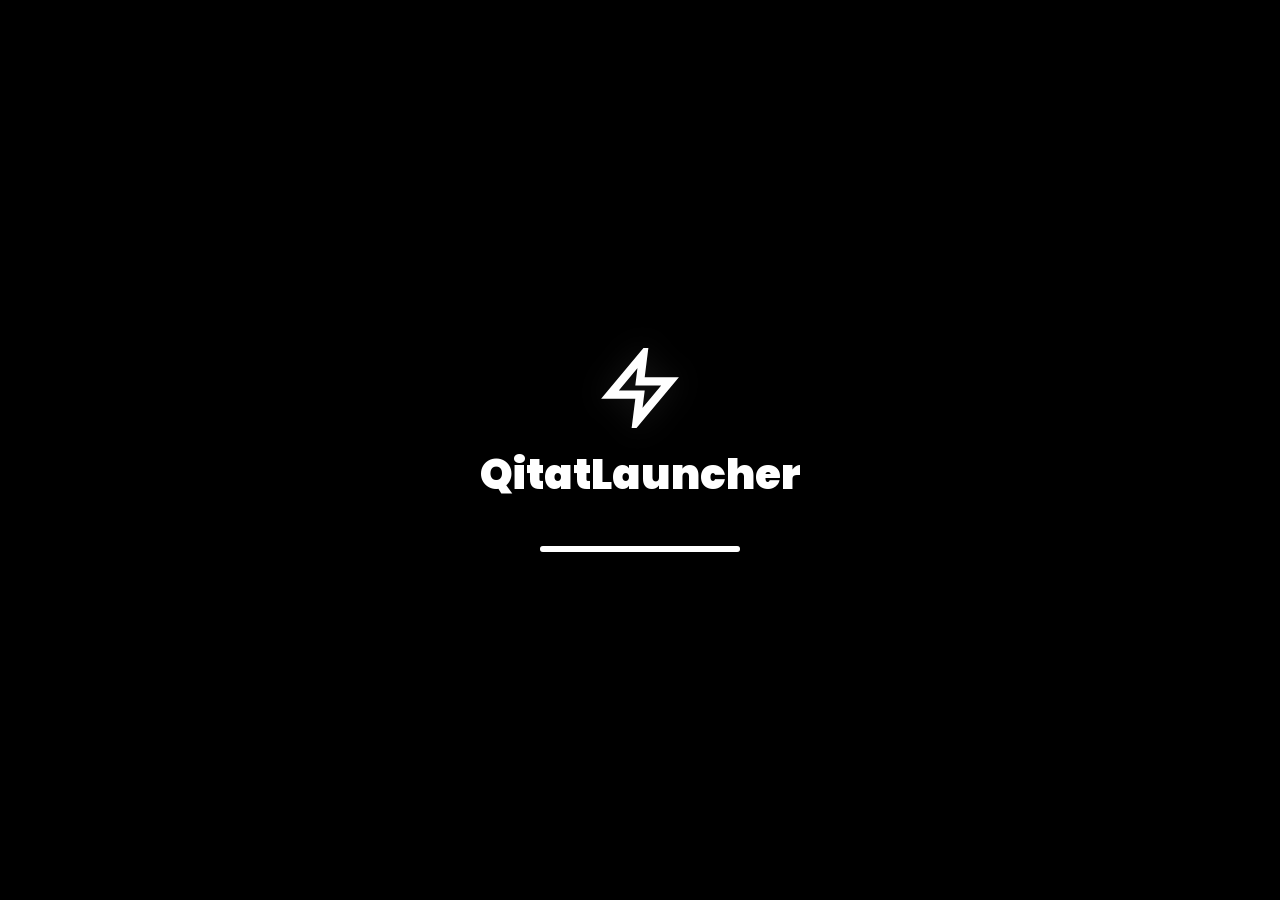
<file: index.html>
<!DOCTYPE html>
<html lang="es">
<head>
    <meta charset="UTF-8">
    <meta name="viewport" content="width=device-width, initial-scale=1.0">
    <title>QitatLauncher | Inicio</title>
    <link href="https://fonts.googleapis.com/css2?family=Poppins:wght@400;500;600;700;800;900&display=swap" rel="stylesheet">
    <link rel="stylesheet" href="style.css">
</head>
<body class="theme-oled">
    
    <div class="topography-bg"></div>

    <div id="intro-splash" class="intro-splash">
        <div class="splash-content">
            <svg viewBox="0 0 24 24" fill="none" stroke="currentColor" stroke-width="2.5"><polygon points="13 2 3 14 12 14 11 22 21 10 12 10 13 2"></polygon></svg>
            <h1>QitatLauncher</h1>
            <div class="splash-loader-bar"><div class="splash-loader-fill"></div></div>
        </div>
    </div>

    <header class="web-header">
        <a href="index.html" class="logo-container">
            <svg viewBox="0 0 24 24" fill="none" stroke="currentColor" stroke-width="2.5" width="28"><polygon points="13 2 3 14 12 14 11 22 21 10 12 10 13 2"></polygon></svg>
            <span class="logo-text">QitatLauncher</span>
        </a>
        <nav class="nav-links">
            <a href="index.html" class="active">Inicio</a>
            <a href="descargas.html">Descargas</a>
            <a href="documentacion.html">Documentación</a>
            <button class="theme-btn" id="theme-btn" title="Alternar Tema"><svg width="18" height="18" viewBox="0 0 24 24" fill="none" stroke="currentColor" stroke-width="2.5"><path d="M21 12.79A9 9 0 1 1 11.21 3 7 7 0 0 0 21 12.79z"></path></svg></button>
        </nav>
    </header>

    <main>
        <section id="inicio-section">
            <h1 class="hero-title">El entorno definitivo<br>para Minecraft.</h1>
            <p class="hero-desc">Gestión de modpacks inteligente, visor 3D sincronizado con Mojang y optimización absoluta. Juega Offline o Premium sin complicaciones.</p>
            <div class="hero-actions">
                <a href="descargas.html" class="primary-btn">Ir a Descargas</a>
                <a href="documentacion.html" class="secondary-btn">Ver Documentación</a>
            </div>
        </section>
    </main>

    <script>
        // --- 1. LÓGICA DE LA INTRO (Una sola vez por sesión) ---
        const splash = document.getElementById('intro-splash');
        if (splash) {
            // Nota de dev: Si quieres ver la intro siempre mientras editas, pon: if (false && !sessionStorage...)
            if (!sessionStorage.getItem('introReproducida')) {
                window.addEventListener('load', () => {
                    setTimeout(() => {
                        splash.style.opacity = '0'; 
                        splash.style.transform = 'scale(1.1)';
                        setTimeout(() => {
                            splash.remove();
                            sessionStorage.setItem('introReproducida', 'true');
                        }, 600);
                    }, 2500);
                });
            } else {
                splash.style.display = 'none';
                splash.remove();
            }
        }

        // --- 2. LÓGICA DEL TEMA OSCURO/CLARO ---
        const themeBtn = document.getElementById('theme-btn');
        let savedTheme = localStorage.getItem('web-theme');
        if (savedTheme === 'light') document.body.classList.remove('theme-oled');

        themeBtn.addEventListener('click', () => {
            if (document.body.classList.contains('theme-oled')) {
                document.body.classList.remove('theme-oled'); 
                localStorage.setItem('web-theme', 'light');
            } else {
                document.body.classList.add('theme-oled'); 
                localStorage.setItem('web-theme', 'oled');
            }
        });

        // --- 3. SISTEMA DE ANIMACIONES (Scroll y Entrada) ---
        document.addEventListener("DOMContentLoaded", () => {
            const heroTitle = document.querySelector('.hero-title');
            const heroDesc = document.querySelector('.hero-desc');
            const heroActions = document.querySelector('.hero-actions');
            
            if(heroTitle) heroTitle.classList.add('fade-in-up', 'delay-1');
            if(heroDesc) heroDesc.classList.add('fade-in-up', 'delay-2');
            if(heroActions) heroActions.classList.add('fade-in-up', 'delay-3');

            const elementsToAnimate = document.querySelectorAll('.glass-card, .step-box, .doc-item');
            elementsToAnimate.forEach(el => el.classList.add('reveal'));

            const observer = new IntersectionObserver((entries) => {
                entries.forEach(entry => {
                    if (entry.isIntersecting) {
                        entry.target.classList.add('active');
                        observer.unobserve(entry.target);
                    }
                });
            }, { threshold: 0.1, rootMargin: "0px 0px -50px 0px" });

            elementsToAnimate.forEach(el => observer.observe(el));
        });
    </script>
</body>
</html>
</file>
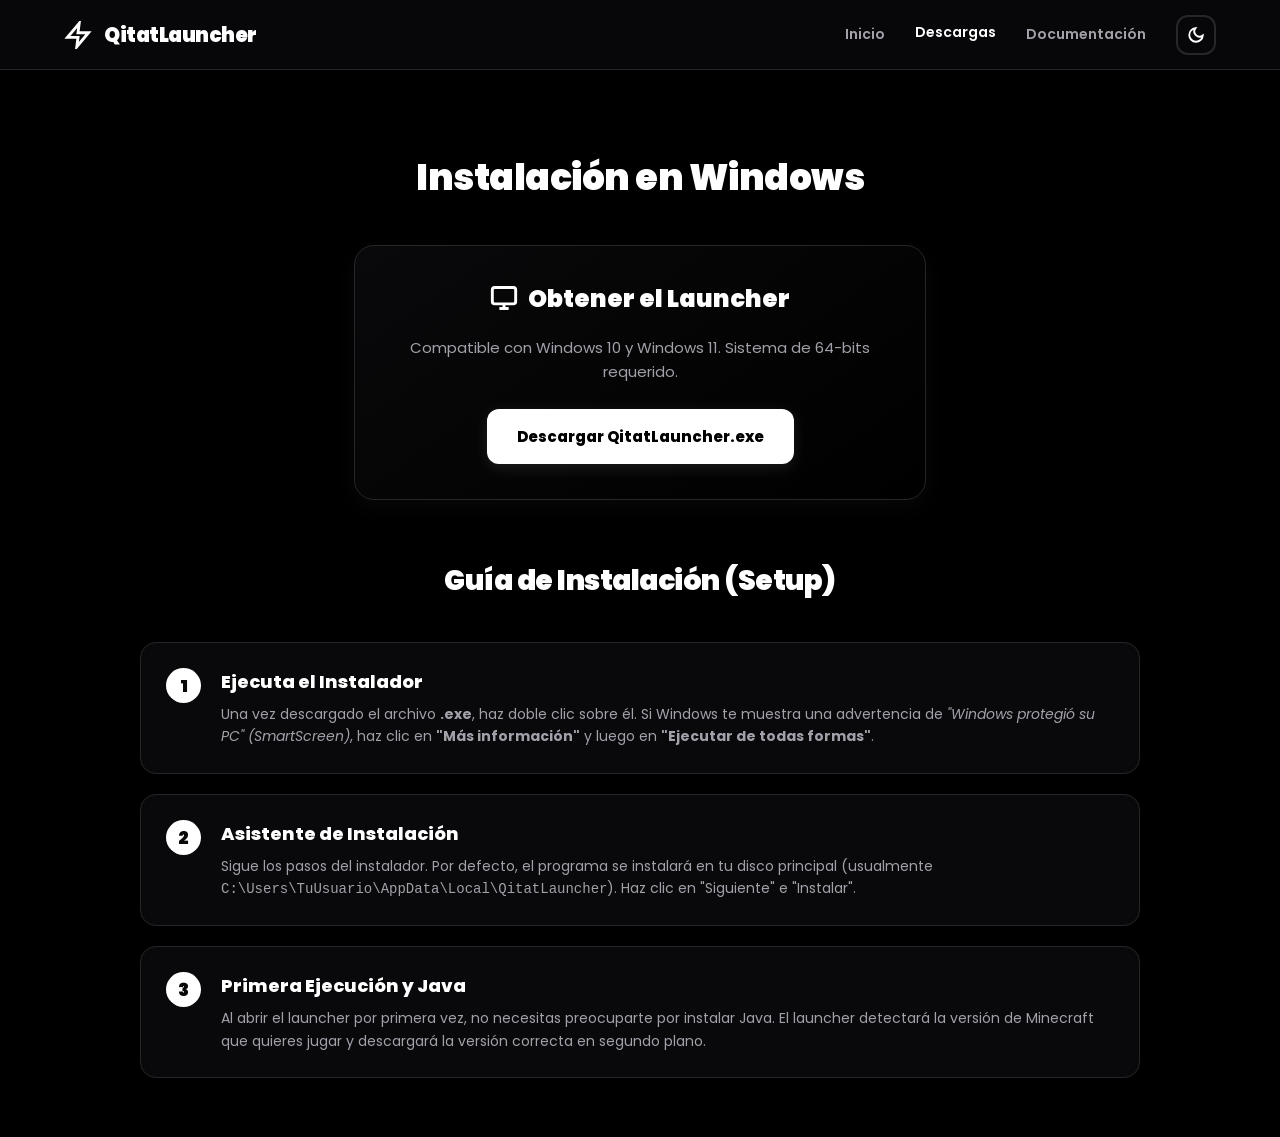
<file: descargas.html>
<!DOCTYPE html>
<html lang="es">
<head>
    <meta charset="UTF-8">
    <meta name="viewport" content="width=device-width, initial-scale=1.0">
    <title>Descargas | QitatLauncher</title>
    <link href="https://fonts.googleapis.com/css2?family=Poppins:wght@400;500;600;700;800;900&display=swap" rel="stylesheet">
    <link rel="stylesheet" href="style.css">
</head>
<body class="theme-oled">

    <header class="web-header">
        <a href="index.html" class="logo-container">
            <svg viewBox="0 0 24 24" fill="none" stroke="currentColor" stroke-width="2.5" width="28"><polygon points="13 2 3 14 12 14 11 22 21 10 12 10 13 2"></polygon></svg>
            <span class="logo-text">QitatLauncher</span>
        </a>
        <nav class="nav-links">
            <a href="index.html">Inicio</a>
            <a href="descargas.html" class="active">Descargas</a>
            <a href="documentacion.html">Documentación</a>
            <button class="theme-btn" id="theme-btn"><svg width="18" height="18" viewBox="0 0 24 24" fill="none" stroke="currentColor" stroke-width="2.5"><path d="M21 12.79A9 9 0 1 1 11.21 3 7 7 0 0 0 21 12.79z"></path></svg></button>
        </nav>
    </header>

    <main>
        <section>
            <h1 class="section-title">Instalación en Windows</h1>
            
            <div style="display: flex; justify-content: center; margin-bottom: 60px;">
                <div class="glass-card reveal" style="max-width: 500px; width: 100%;">
                    <h3 style="justify-content: center;">
                        <svg viewBox="0 0 24 24" fill="none" stroke="currentColor" stroke-width="2.5" width="28"><rect x="2" y="3" width="20" height="14" rx="2" ry="2"></rect><line x1="8" y1="21" x2="16" y2="21"></line><line x1="12" y1="17" x2="12" y2="21"></line></svg> 
                        Obtener el Launcher
                    </h3>
                    <p style="text-align: center;">Compatible con Windows 10 y Windows 11. Sistema de 64-bits requerido.</p>
                    <div style="display: flex; justify-content: center; margin-top: 25px;">
                        <a href="https://github.com/bwnjuu/QitatLauncher/releases/download/1.2.0/QitatLauncher.Setup.1.2.0.exe" class="primary-btn">Descargar QitatLauncher.exe</a>
                    </div>
                </div>
            </div>

            <h2 class="section-title reveal" style="font-size: 28px;">Guía de Instalación (Setup)</h2>
            <div class="steps-container">
                <div class="step-box reveal">
                    <div class="step-number">1</div>
                    <div class="step-content">
                        <h4>Ejecuta el Instalador</h4>
                        <p>Una vez descargado el archivo <strong>.exe</strong>, haz doble clic sobre él. Si Windows te muestra una advertencia de <em>"Windows protegió su PC" (SmartScreen)</em>, haz clic en <strong>"Más información"</strong> y luego en <strong>"Ejecutar de todas formas"</strong>.</p>
                    </div>
                </div>

                <div class="step-box reveal">
                    <div class="step-number">2</div>
                    <div class="step-content">
                        <h4>Asistente de Instalación</h4>
                        <p>Sigue los pasos del instalador. Por defecto, el programa se instalará en tu disco principal (usualmente <code>C:\Users\TuUsuario\AppData\Local\QitatLauncher</code>). Haz clic en "Siguiente" e "Instalar".</p>
                    </div>
                </div>

                <div class="step-box reveal">
                    <div class="step-number">3</div>
                    <div class="step-content">
                        <h4>Primera Ejecución y Java</h4>
                        <p>Al abrir el launcher por primera vez, no necesitas preocuparte por instalar Java. El launcher detectará la versión de Minecraft que quieres jugar y descargará la versión correcta en segundo plano.</p>
                    </div>
                </div>
            </div>
        </section>
    </main>

    <script>
        // --- LÓGICA DEL TEMA ---
        const themeBtn = document.getElementById('theme-btn');
        let savedTheme = localStorage.getItem('web-theme');
        if (savedTheme === 'light') document.body.classList.remove('theme-oled');
        themeBtn.addEventListener('click', () => {
            if (document.body.classList.contains('theme-oled')) {
                document.body.classList.remove('theme-oled'); localStorage.setItem('web-theme', 'light');
            } else {
                document.body.classList.add('theme-oled'); localStorage.setItem('web-theme', 'oled');
            }
        });

        // --- SISTEMA DE ANIMACIONES ---
        document.addEventListener("DOMContentLoaded", () => {
            const sectionTitles = document.querySelectorAll('.section-title');
            if(sectionTitles.length > 0) sectionTitles[0].classList.add('fade-in-up', 'delay-1');

            const elementsToAnimate = document.querySelectorAll('.glass-card, .step-box, .section-title:not(:first-child)');
            elementsToAnimate.forEach(el => el.classList.add('reveal'));

            const observer = new IntersectionObserver((entries) => {
                entries.forEach(entry => {
                    if (entry.isIntersecting) {
                        entry.target.classList.add('active');
                        observer.unobserve(entry.target);
                    }
                });
            }, { threshold: 0.1, rootMargin: "0px 0px -30px 0px" });

            elementsToAnimate.forEach(el => observer.observe(el));
        });
    </script>
</body>
</html>
</file>
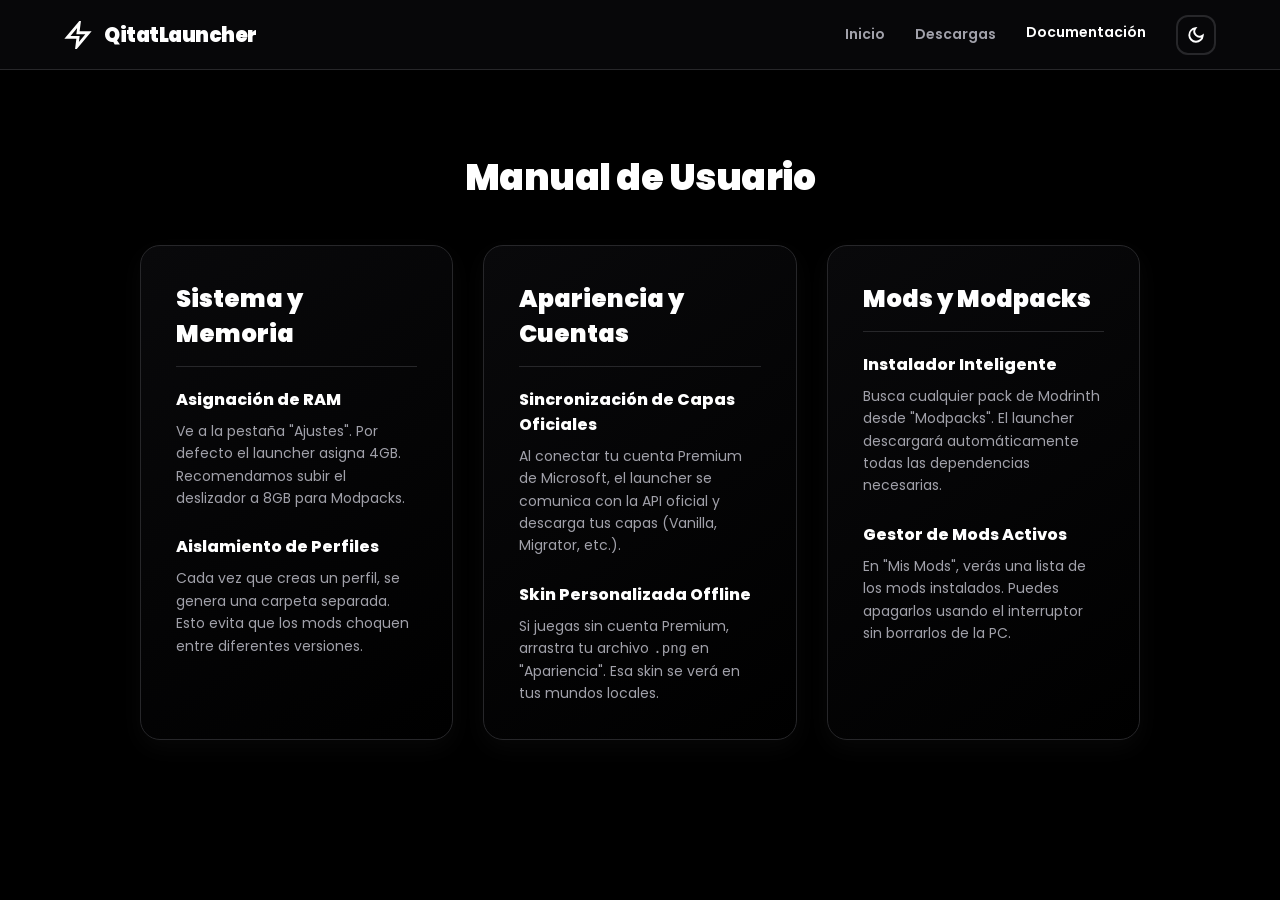
<file: documentacion.html>
<!DOCTYPE html>
<html lang="es">
<head>
    <meta charset="UTF-8">
    <meta name="viewport" content="width=device-width, initial-scale=1.0">
    <title>Documentación | QitatLauncher</title>
    <link href="https://fonts.googleapis.com/css2?family=Poppins:wght@400;500;600;700;800;900&display=swap" rel="stylesheet">
    <link rel="stylesheet" href="style.css">
</head>
<body class="theme-oled">

    <header class="web-header">
        <a href="index.html" class="logo-container">
            <svg viewBox="0 0 24 24" fill="none" stroke="currentColor" stroke-width="2.5" width="28"><polygon points="13 2 3 14 12 14 11 22 21 10 12 10 13 2"></polygon></svg>
            <span class="logo-text">QitatLauncher</span>
        </a>
        <nav class="nav-links">
            <a href="index.html">Inicio</a>
            <a href="descargas.html">Descargas</a>
            <a href="documentacion.html" class="active">Documentación</a>
            <button class="theme-btn" id="theme-btn"><svg width="18" height="18" viewBox="0 0 24 24" fill="none" stroke="currentColor" stroke-width="2.5"><path d="M21 12.79A9 9 0 1 1 11.21 3 7 7 0 0 0 21 12.79z"></path></svg></button>
        </nav>
    </header>

    <main>
        <section>
            <h1 class="section-title">Manual de Usuario</h1>
            
            <div class="doc-grid">
                <div class="glass-card reveal">
                    <h3 style="border-bottom: 1px solid var(--border-color); padding-bottom: 15px;">Sistema y Memoria</h3>
                    <div class="doc-item">
                        <h4>Asignación de RAM</h4>
                        <p>Ve a la pestaña "Ajustes". Por defecto el launcher asigna 4GB. Recomendamos subir el deslizador a 8GB para Modpacks.</p>
                    </div>
                    <div class="doc-item">
                        <h4>Aislamiento de Perfiles</h4>
                        <p>Cada vez que creas un perfil, se genera una carpeta separada. Esto evita que los mods choquen entre diferentes versiones.</p>
                    </div>
                </div>

                <div class="glass-card reveal">
                    <h3 style="border-bottom: 1px solid var(--border-color); padding-bottom: 15px;">Apariencia y Cuentas</h3>
                    <div class="doc-item">
                        <h4>Sincronización de Capas Oficiales</h4>
                        <p>Al conectar tu cuenta Premium de Microsoft, el launcher se comunica con la API oficial y descarga tus capas (Vanilla, Migrator, etc.).</p>
                    </div>
                    <div class="doc-item">
                        <h4>Skin Personalizada Offline</h4>
                        <p>Si juegas sin cuenta Premium, arrastra tu archivo <code>.png</code> en "Apariencia". Esa skin se verá en tus mundos locales.</p>
                    </div>
                </div>

                <div class="glass-card reveal">
                    <h3 style="border-bottom: 1px solid var(--border-color); padding-bottom: 15px;">Mods y Modpacks</h3>
                    <div class="doc-item">
                        <h4>Instalador Inteligente</h4>
                        <p>Busca cualquier pack de Modrinth desde "Modpacks". El launcher descargará automáticamente todas las dependencias necesarias.</p>
                    </div>
                    <div class="doc-item">
                        <h4>Gestor de Mods Activos</h4>
                        <p>En "Mis Mods", verás una lista de los mods instalados. Puedes apagarlos usando el interruptor sin borrarlos de la PC.</p>
                    </div>
                </div>
            </div>
        </section>
    </main>

    <script>
        // --- LÓGICA DEL TEMA ---
        const themeBtn = document.getElementById('theme-btn');
        let savedTheme = localStorage.getItem('web-theme');
        if (savedTheme === 'light') document.body.classList.remove('theme-oled');
        themeBtn.addEventListener('click', () => {
            if (document.body.classList.contains('theme-oled')) {
                document.body.classList.remove('theme-oled'); localStorage.setItem('web-theme', 'light');
            } else {
                document.body.classList.add('theme-oled'); localStorage.setItem('web-theme', 'oled');
            }
        });

        // --- SISTEMA DE ANIMACIONES ---
        document.addEventListener("DOMContentLoaded", () => {
            const sectionTitles = document.querySelectorAll('.section-title');
            if(sectionTitles.length > 0) sectionTitles[0].classList.add('fade-in-up', 'delay-1');

            const elementsToAnimate = document.querySelectorAll('.glass-card');
            elementsToAnimate.forEach(el => el.classList.add('reveal'));

            const observer = new IntersectionObserver((entries) => {
                entries.forEach(entry => {
                    if (entry.isIntersecting) {
                        entry.target.classList.add('active');
                        observer.unobserve(entry.target);
                    }
                });
            }, { threshold: 0.1, rootMargin: "0px 0px -30px 0px" });

            elementsToAnimate.forEach(el => observer.observe(el));
        });
    </script>
</body>
</html>
</file>
<file: style.css>
/* =========================================================
   VARIABLES GLOBALES (Tema Claro y Oscuro)
   ========================================================= */
:root {
    --bg-base: #F4F4F5;
    --bg-panel: #FFFFFF;
    --border-color: #E4E4E7;
    --text-main: #000000;
    --text-muted: #71717A;
    --accent: #000000;
    --accent-hover: #27272A;
    --accent-text: #FFFFFF;
    --card-shadow: rgba(0, 0, 0, 0.05);
    --primary-glow: rgba(0, 0, 0, 0.1);
    --topo-color: rgba(0, 0, 0, 0.03);
}

body.theme-oled {
    --bg-base: #000000;
    --bg-panel: #09090B;
    --border-color: #27272A;
    --text-main: #FFFFFF;
    --text-muted: #A1A1AA;
    --accent: #FFFFFF;
    --accent-hover: #E4E4E7;
    --accent-text: #000000;
    --card-shadow: rgba(255, 255, 255, 0.03);
    --primary-glow: rgba(255, 255, 255, 0.1);
    --topo-color: rgba(255, 255, 255, 0.03);
}

/* =========================================================
   RESET Y BASE
   ========================================================= */
html {
    scroll-behavior: smooth;
}

body {
    margin: 0;
    font-family: 'Poppins', sans-serif;
    background-color: var(--bg-base);
    color: var(--text-main);
    transition: background-color 0.4s, color 0.4s;
    overflow-x: hidden;
}

::-webkit-scrollbar { width: 8px; }
::-webkit-scrollbar-track { background: transparent; }
::-webkit-scrollbar-thumb { background: var(--border-color); border-radius: 10px; }
::-webkit-scrollbar-thumb:hover { background: var(--text-muted); }

/* =========================================================
   NAVEGACIÓN (HEADER)
   ========================================================= */
.web-header {
    position: fixed;
    top: 0;
    width: 100%;
    height: 70px;
    background: rgba(var(--bg-panel-rgb), 0.8);
    backdrop-filter: blur(12px);
    -webkit-backdrop-filter: blur(12px);
    border-bottom: 1px solid var(--border-color);
    display: flex;
    justify-content: space-between;
    align-items: center;
    padding: 0 5%;
    box-sizing: border-box;
    z-index: 1000;
    transition: all 0.4s;
}

body.theme-oled .web-header { background: rgba(9, 9, 11, 0.85); }
body:not(.theme-oled) .web-header { background: rgba(255, 255, 255, 0.85); }

.logo-container {
    display: flex;
    align-items: center;
    gap: 12px;
    text-decoration: none;
    color: var(--text-main);
}

.logo-text {
    font-size: 20px;
    font-weight: 900;
    letter-spacing: -0.5px;
}

.nav-links {
    display: flex;
    gap: 30px;
    align-items: center;
}

.nav-links a {
    text-decoration: none;
    color: var(--text-muted);
    font-weight: 600;
    font-size: 14px;
    transition: 0.3s;
}

.nav-links a:hover, .nav-links a.active {
    color: var(--text-main);
    transform: translateY(-2px);
}

.theme-btn {
    background: transparent;
    border: 2px solid var(--border-color);
    color: var(--text-main);
    width: 40px;
    height: 40px;
    border-radius: 12px;
    cursor: pointer;
    display: flex;
    justify-content: center;
    align-items: center;
    transition: 0.3s;
}

.theme-btn:hover {
    background: var(--bg-panel);
    border-color: var(--text-main);
}

/* =========================================================
   DISEÑO GENERAL (BOTONES, TARJETAS, SECCIONES)
   ========================================================= */
section {
    padding: 120px 5% 60px;
    max-width: 1000px;
    margin: 0 auto;
}

.section-title {
    font-size: 36px;
    font-weight: 900;
    margin-bottom: 40px;
    text-align: center;
    letter-spacing: -0.5px;
}

.primary-btn {
    background-color: var(--accent);
    color: var(--accent-text);
    border: none;
    padding: 16px 30px;
    border-radius: 12px;
    font-size: 15px;
    font-weight: 800;
    cursor: pointer;
    transition: 0.3s;
    box-shadow: 0 4px 15px var(--primary-glow);
    text-decoration: none;
    display: inline-flex;
    justify-content: center;
    align-items: center;
    gap: 10px;
}

.primary-btn:hover {
    background-color: var(--accent-hover);
    transform: translateY(-2px);
    box-shadow: 0 8px 20px var(--primary-glow);
}

.secondary-btn {
    background-color: var(--bg-panel);
    color: var(--text-main);
    border: 2px solid var(--border-color);
    padding: 14px 30px;
    border-radius: 12px;
    font-weight: 800;
    cursor: pointer;
    transition: 0.3s;
    text-decoration: none;
    display: inline-flex;
    justify-content: center;
    align-items: center;
}

.secondary-btn:hover {
    border-color: var(--text-main);
    transform: translateY(-2px);
}

.glass-card {
    background: linear-gradient(145deg, var(--bg-panel) 0%, var(--bg-base) 100%);
    border: 1px solid var(--border-color);
    border-radius: 20px;
    padding: 35px;
    box-shadow: 0 8px 25px var(--card-shadow);
    transition: all 0.3s;
}

.glass-card h3 {
    margin: 0 0 20px 0;
    font-size: 24px;
    font-weight: 900;
    display: flex;
    align-items: center;
    gap: 10px;
    color: var(--text-main);
}

.glass-card p {
    color: var(--text-muted);
    font-size: 15px;
    line-height: 1.6;
}

/* =========================================================
   PÁGINA: INICIO
   ========================================================= */
#inicio-section {
    min-height: 80vh;
    display: flex;
    flex-direction: column;
    justify-content: center;
    align-items: center;
    text-align: center;
    max-width: 1200px;
}

.hero-title {
    font-size: clamp(40px, 6vw, 70px);
    font-weight: 900;
    line-height: 1.1;
    margin-bottom: 20px;
    letter-spacing: -2px;
}

.hero-desc {
    font-size: 18px;
    color: var(--text-muted);
    font-weight: 500;
    max-width: 600px;
    margin-bottom: 40px;
}

.hero-actions {
    display: flex;
    gap: 20px;
    flex-wrap: wrap;
    justify-content: center;
}

/* Fondo de Topografía */
.topography-bg {
    position: fixed;
    top: -50%; left: -50%; width: 200%; height: 200%; z-index: -1;
    background: repeating-radial-gradient(circle at center, transparent 0, transparent 30px, var(--topo-color) 31px, transparent 32px),
                repeating-radial-gradient(circle at top left, transparent 0, transparent 60px, var(--topo-color) 61px, transparent 62px);
    background-size: 120vw 120vh;
    animation: moveTopo 60s linear infinite alternate;
    opacity: 0.6;
}

@keyframes moveTopo {
    0% { transform: translate(0, 0) scale(1); }
    100% { transform: translate(5%, 5%) scale(1.1); }
}

/* Pantalla de Carga (Splash) */
.intro-splash {
    position: fixed;
    inset: 0;
    z-index: 9999999;
    background: var(--bg-base);
    display: flex;
    flex-direction: column;
    justify-content: center;
    align-items: center;
    transition: opacity 0.6s, transform 0.6s;
}

.splash-content {
    animation: pulseGlow 2s infinite alternate;
    text-align: center;
    display: flex;
    flex-direction: column;
    align-items: center;
    gap: 15px;
}

.splash-content svg {
    width: 80px; height: 80px;
    color: var(--text-main);
    filter: drop-shadow(0 0 15px var(--primary-glow));
}

.splash-content h1 { font-size: 42px; font-weight: 900; margin: 0; }
.splash-loader-bar { width: 200px; height: 6px; background: var(--border-color); border-radius: 5px; margin-top: 25px; overflow: hidden; }
.splash-loader-fill { width: 0%; height: 100%; background: var(--text-main); animation: loadBar 2.2s forwards; box-shadow: 0 0 10px var(--text-main); }

@keyframes loadBar { 0% { width: 0%; } 100% { width: 100%; } }
@keyframes pulseGlow { from { transform: scale(1); } to { transform: scale(1.05); } }

/* =========================================================
   PÁGINA: DESCARGAS Y DOCUMENTACIÓN
   ========================================================= */
.steps-container { display: flex; flex-direction: column; gap: 20px; }
.step-box { background: var(--bg-panel); border: 1px solid var(--border-color); border-radius: 16px; padding: 25px; display: flex; gap: 20px; align-items: flex-start; }
.step-number { background: var(--text-main); color: var(--bg-panel); width: 35px; height: 35px; border-radius: 50%; display: flex; align-items: center; justify-content: center; font-weight: 900; font-size: 18px; flex-shrink: 0; }
.step-content h4 { margin: 0 0 8px 0; font-size: 18px; font-weight: 800; }
.step-content p { margin: 0; color: var(--text-muted); font-size: 14px; line-height: 1.6; }

.doc-grid { display: grid; grid-template-columns: repeat(auto-fit, minmax(300px, 1fr)); gap: 30px; }
.doc-item { margin-bottom: 25px; }
.doc-item:last-child { margin-bottom: 0; }
.doc-item h4 { font-size: 16px; font-weight: 800; margin: 0 0 8px 0; color: var(--text-main); }
.doc-item p { margin: 0; color: var(--text-muted); font-size: 14px; line-height: 1.6; }

/* =========================================================
   SISTEMA DE TRANSICIONES Y ANIMACIONES (SCROLL)
   ========================================================= */
.reveal {
    opacity: 0;
    transform: translateY(40px) scale(0.95);
    transition: all 0.8s cubic-bezier(0.25, 0.46, 0.45, 0.94);
}

.reveal.active {
    opacity: 1;
    transform: translateY(0) scale(1);
}

.fade-in-up {
    animation: fadeInUp 0.8s cubic-bezier(0.25, 0.46, 0.45, 0.94) forwards;
    opacity: 0;
}

.delay-1 { animation-delay: 0.1s; }
.delay-2 { animation-delay: 0.3s; }
.delay-3 { animation-delay: 0.5s; }

@keyframes fadeInUp {
    from { opacity: 0; transform: translateY(40px); }
    to { opacity: 1; transform: translateY(0); }
}

.web-header {
    animation: headerDrop 0.8s ease-out forwards;
}

@keyframes headerDrop {
    from { transform: translateY(-100%); }
    to { transform: translateY(0); }
}
</file>
